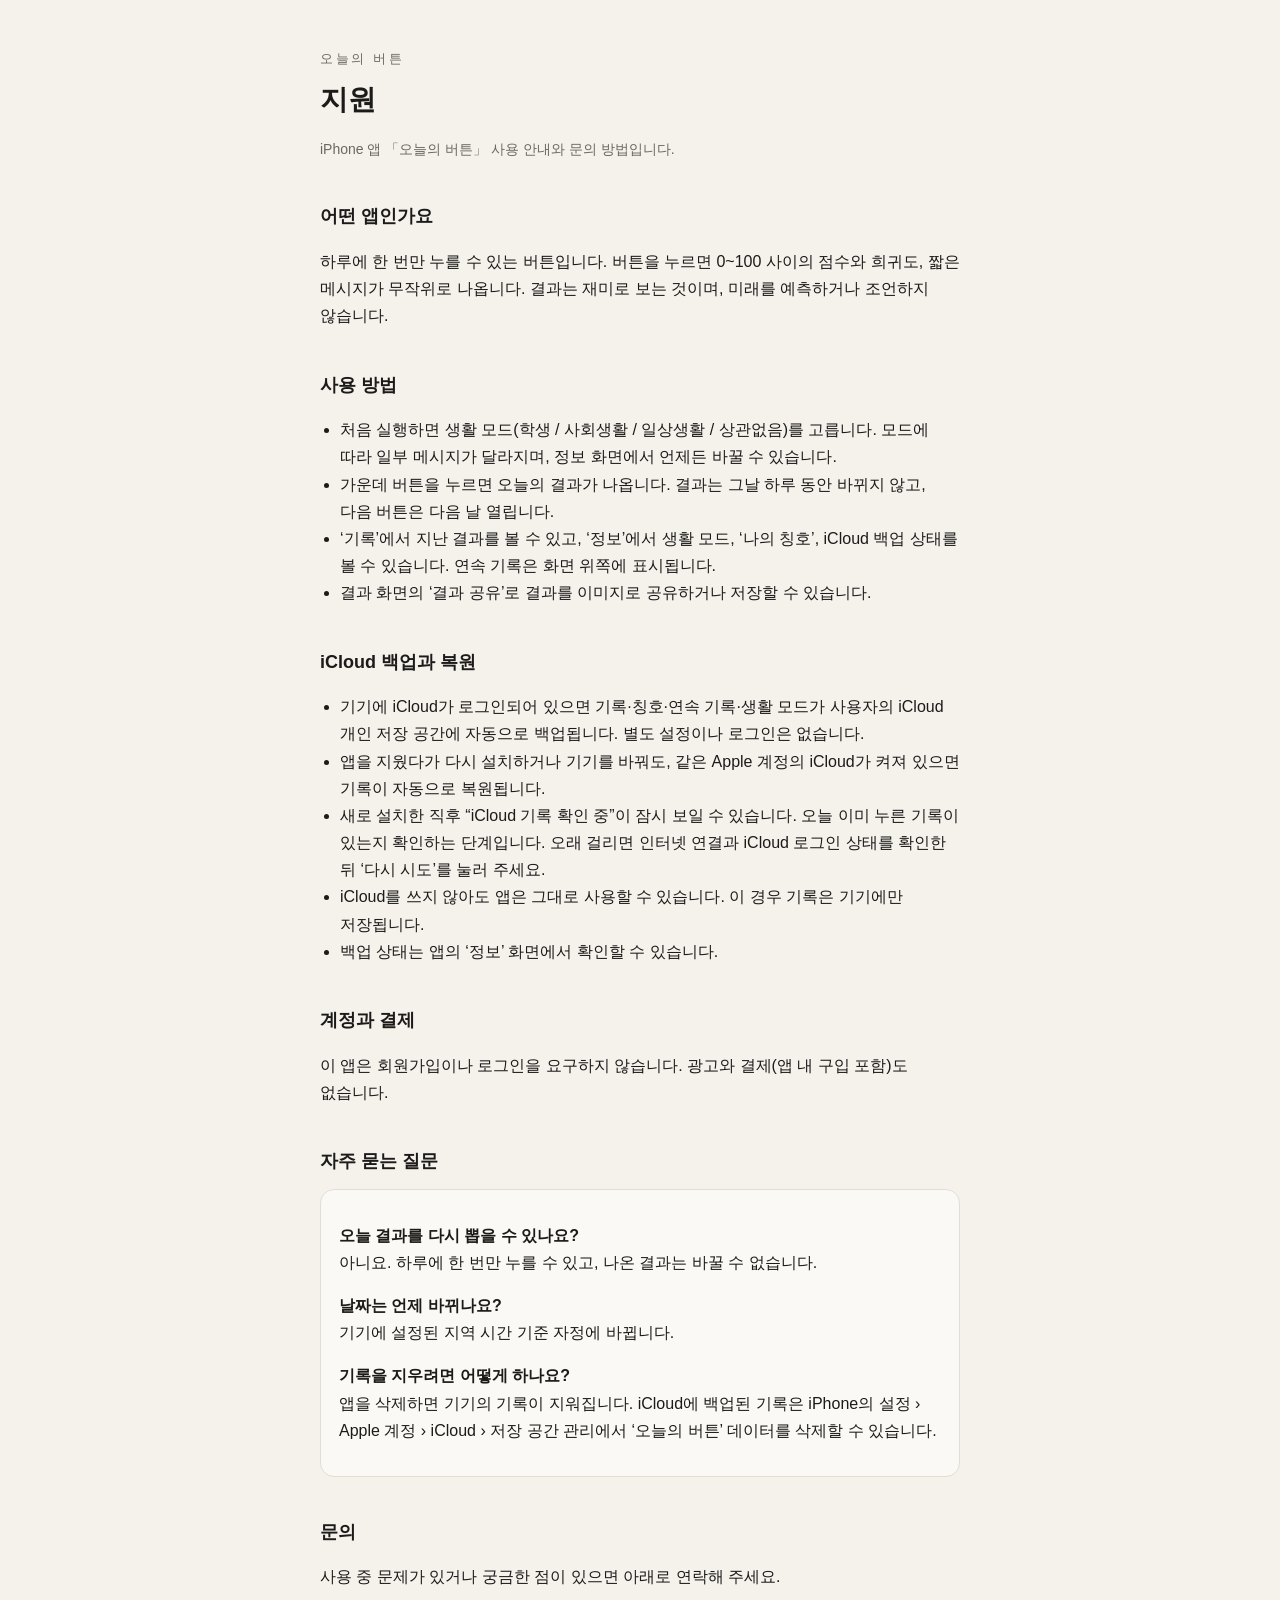
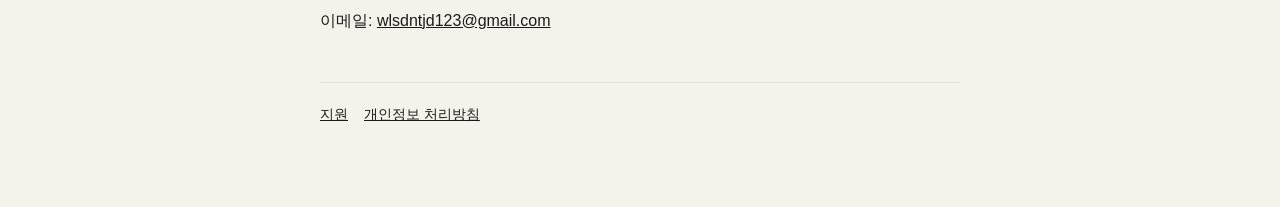
<file: index.html>
<!doctype html>
<html lang="ko">
<head>
<meta charset="utf-8">
<meta name="viewport" content="width=device-width, initial-scale=1">
<title>오늘의 버튼 지원</title>
<link rel="stylesheet" href="style.css">
</head>
<body>
<main>
<header>
<div class="app">오늘의 버튼</div>
<h1>지원</h1>
<p class="sub">iPhone 앱 「오늘의 버튼」 사용 안내와 문의 방법입니다.</p>
</header>

<h2>어떤 앱인가요</h2>
<p>하루에 한 번만 누를 수 있는 버튼입니다. 버튼을 누르면 0~100 사이의 점수와 희귀도, 짧은 메시지가 무작위로 나옵니다. 결과는 재미로 보는 것이며, 미래를 예측하거나 조언하지 않습니다.</p>

<h2>사용 방법</h2>
<ul>
<li>처음 실행하면 생활 모드(학생 / 사회생활 / 일상생활 / 상관없음)를 고릅니다. 모드에 따라 일부 메시지가 달라지며, 정보 화면에서 언제든 바꿀 수 있습니다.</li>
<li>가운데 버튼을 누르면 오늘의 결과가 나옵니다. 결과는 그날 하루 동안 바뀌지 않고, 다음 버튼은 다음 날 열립니다.</li>
<li>‘기록’에서 지난 결과를 볼 수 있고, ‘정보’에서 생활 모드, ‘나의 칭호’, iCloud 백업 상태를 볼 수 있습니다. 연속 기록은 화면 위쪽에 표시됩니다.</li>
<li>결과 화면의 ‘결과 공유’로 결과를 이미지로 공유하거나 저장할 수 있습니다.</li>
</ul>

<h2>iCloud 백업과 복원</h2>
<ul>
<li>기기에 iCloud가 로그인되어 있으면 기록·칭호·연속 기록·생활 모드가 사용자의 iCloud 개인 저장 공간에 자동으로 백업됩니다. 별도 설정이나 로그인은 없습니다.</li>
<li>앱을 지웠다가 다시 설치하거나 기기를 바꿔도, 같은 Apple 계정의 iCloud가 켜져 있으면 기록이 자동으로 복원됩니다.</li>
<li>새로 설치한 직후 “iCloud 기록 확인 중”이 잠시 보일 수 있습니다. 오늘 이미 누른 기록이 있는지 확인하는 단계입니다. 오래 걸리면 인터넷 연결과 iCloud 로그인 상태를 확인한 뒤 ‘다시 시도’를 눌러 주세요.</li>
<li>iCloud를 쓰지 않아도 앱은 그대로 사용할 수 있습니다. 이 경우 기록은 기기에만 저장됩니다.</li>
<li>백업 상태는 앱의 ‘정보’ 화면에서 확인할 수 있습니다.</li>
</ul>

<h2>계정과 결제</h2>
<p>이 앱은 회원가입이나 로그인을 요구하지 않습니다. 광고와 결제(앱 내 구입 포함)도 없습니다.</p>

<h2>자주 묻는 질문</h2>
<div class="card">
<p><strong>오늘 결과를 다시 뽑을 수 있나요?</strong><br>아니요. 하루에 한 번만 누를 수 있고, 나온 결과는 바꿀 수 없습니다.</p>
<p><strong>날짜는 언제 바뀌나요?</strong><br>기기에 설정된 지역 시간 기준 자정에 바뀝니다.</p>
<p><strong>기록을 지우려면 어떻게 하나요?</strong><br>앱을 삭제하면 기기의 기록이 지워집니다. iCloud에 백업된 기록은 iPhone의 설정 › Apple 계정 › iCloud › 저장 공간 관리에서 ‘오늘의 버튼’ 데이터를 삭제할 수 있습니다.</p>
</div>

<h2>문의</h2>
<p>사용 중 문제가 있거나 궁금한 점이 있으면 아래로 연락해 주세요.</p>
<p>이메일: <a href="mailto:wlsdntjd123@gmail.com">wlsdntjd123@gmail.com</a></p>

<nav><a href="index.html">지원</a><a href="privacy.html">개인정보 처리방침</a></nav>
</main>
</body>
</html>
</file>
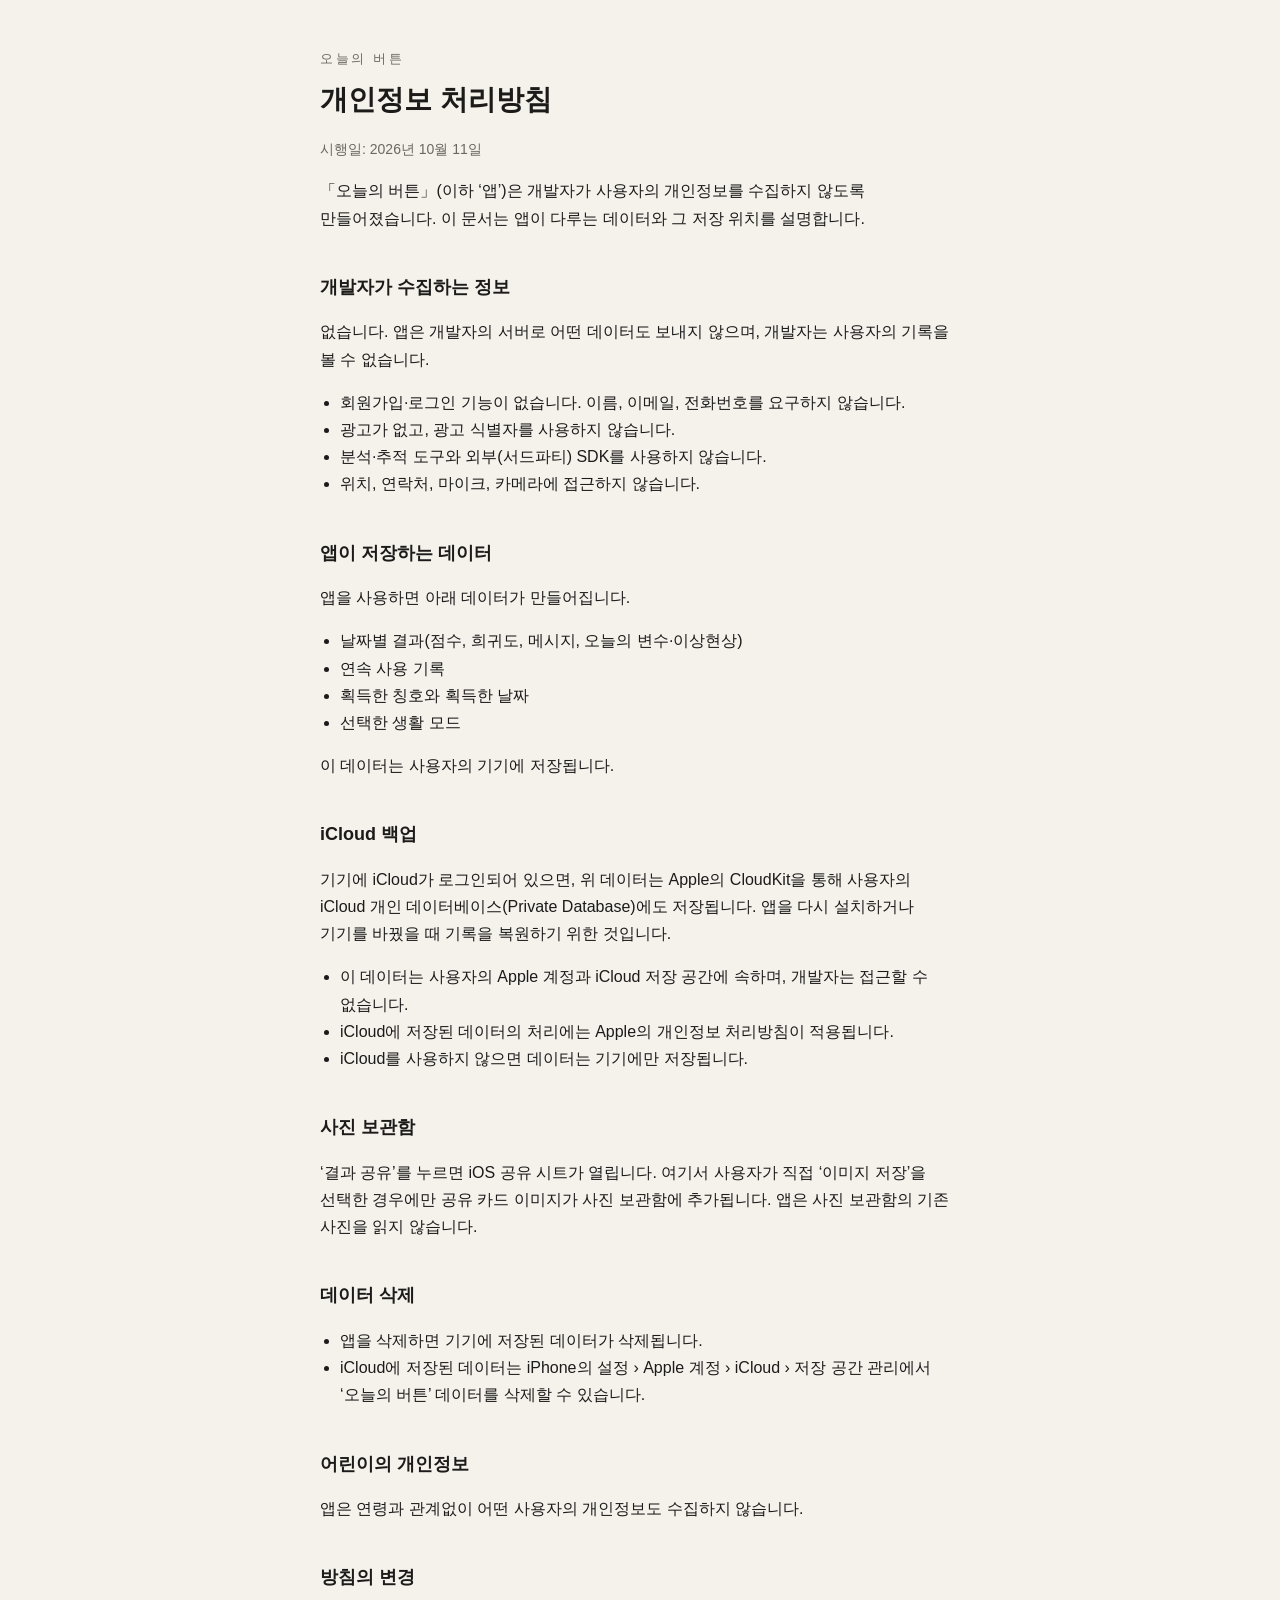
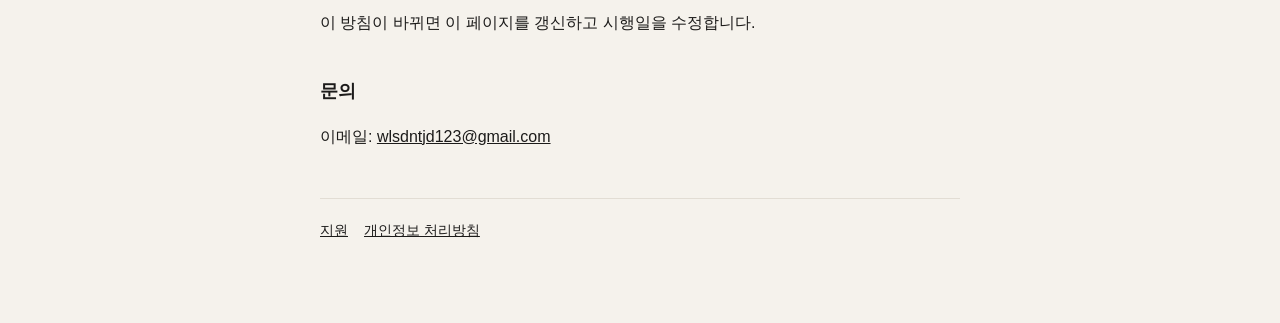
<file: privacy.html>
<!doctype html>
<html lang="ko">
<head>
<meta charset="utf-8">
<meta name="viewport" content="width=device-width, initial-scale=1">
<title>오늘의 버튼 개인정보 처리방침</title>
<link rel="stylesheet" href="style.css">
</head>
<body>
<main>
<header>
<div class="app">오늘의 버튼</div>
<h1>개인정보 처리방침</h1>
<p class="sub">시행일: 2026년 10월 11일</p>
</header>

<p>「오늘의 버튼」(이하 ‘앱’)은 개발자가 사용자의 개인정보를 수집하지 않도록 만들어졌습니다. 이 문서는 앱이 다루는 데이터와 그 저장 위치를 설명합니다.</p>

<h2>개발자가 수집하는 정보</h2>
<p>없습니다. 앱은 개발자의 서버로 어떤 데이터도 보내지 않으며, 개발자는 사용자의 기록을 볼 수 없습니다.</p>
<ul>
<li>회원가입·로그인 기능이 없습니다. 이름, 이메일, 전화번호를 요구하지 않습니다.</li>
<li>광고가 없고, 광고 식별자를 사용하지 않습니다.</li>
<li>분석·추적 도구와 외부(서드파티) SDK를 사용하지 않습니다.</li>
<li>위치, 연락처, 마이크, 카메라에 접근하지 않습니다.</li>
</ul>

<h2>앱이 저장하는 데이터</h2>
<p>앱을 사용하면 아래 데이터가 만들어집니다.</p>
<ul>
<li>날짜별 결과(점수, 희귀도, 메시지, 오늘의 변수·이상현상)</li>
<li>연속 사용 기록</li>
<li>획득한 칭호와 획득한 날짜</li>
<li>선택한 생활 모드</li>
</ul>
<p>이 데이터는 사용자의 기기에 저장됩니다.</p>

<h2>iCloud 백업</h2>
<p>기기에 iCloud가 로그인되어 있으면, 위 데이터는 Apple의 CloudKit을 통해 사용자의 iCloud 개인 데이터베이스(Private Database)에도 저장됩니다. 앱을 다시 설치하거나 기기를 바꿨을 때 기록을 복원하기 위한 것입니다.</p>
<ul>
<li>이 데이터는 사용자의 Apple 계정과 iCloud 저장 공간에 속하며, 개발자는 접근할 수 없습니다.</li>
<li>iCloud에 저장된 데이터의 처리에는 Apple의 개인정보 처리방침이 적용됩니다.</li>
<li>iCloud를 사용하지 않으면 데이터는 기기에만 저장됩니다.</li>
</ul>

<h2>사진 보관함</h2>
<p>‘결과 공유’를 누르면 iOS 공유 시트가 열립니다. 여기서 사용자가 직접 ‘이미지 저장’을 선택한 경우에만 공유 카드 이미지가 사진 보관함에 추가됩니다. 앱은 사진 보관함의 기존 사진을 읽지 않습니다.</p>

<h2>데이터 삭제</h2>
<ul>
<li>앱을 삭제하면 기기에 저장된 데이터가 삭제됩니다.</li>
<li>iCloud에 저장된 데이터는 iPhone의 설정 › Apple 계정 › iCloud › 저장 공간 관리에서 ‘오늘의 버튼’ 데이터를 삭제할 수 있습니다.</li>
</ul>

<h2>어린이의 개인정보</h2>
<p>앱은 연령과 관계없이 어떤 사용자의 개인정보도 수집하지 않습니다.</p>

<h2>방침의 변경</h2>
<p>이 방침이 바뀌면 이 페이지를 갱신하고 시행일을 수정합니다.</p>

<h2>문의</h2>
<p>이메일: <a href="mailto:wlsdntjd123@gmail.com">wlsdntjd123@gmail.com</a></p>

<nav><a href="index.html">지원</a><a href="privacy.html">개인정보 처리방침</a></nav>
</main>
</body>
</html>
</file>
<file: style.css>
:root { --bg: #f5f2ec; --fg: #1c1b1a; --sub: #6b6761; --line: #e2ddd4; --card: #fbf9f5; }
@media (prefers-color-scheme: dark) { :root { --bg: #151413; --fg: #f1eee8; --sub: #a39e96; --line: #2c2a27; --card: #1c1b19; } }
* { box-sizing: border-box; }
body { margin: 0; background: var(--bg); color: var(--fg); font: 16px/1.7 -apple-system, BlinkMacSystemFont, "Apple SD Gothic Neo", "Noto Sans KR", sans-serif; word-break: keep-all; }
main { max-width: 680px; margin: 0 auto; padding: 48px 20px 80px; }
header .app { font-size: 13px; letter-spacing: .2em; color: var(--sub); }
h1 { font-size: 28px; margin: 6px 0 4px; }
h2 { font-size: 18px; margin: 40px 0 8px; }
p, li { color: var(--fg); }
.sub { color: var(--sub); font-size: 14px; }
ul { padding-left: 20px; }
a { color: inherit; }
nav { margin-top: 48px; padding-top: 20px; border-top: 1px solid var(--line); font-size: 14px; }
nav a { margin-right: 16px; }
.card { background: var(--card); border: 1px solid var(--line); border-radius: 14px; padding: 16px 18px; margin-top: 12px; }
</file>
